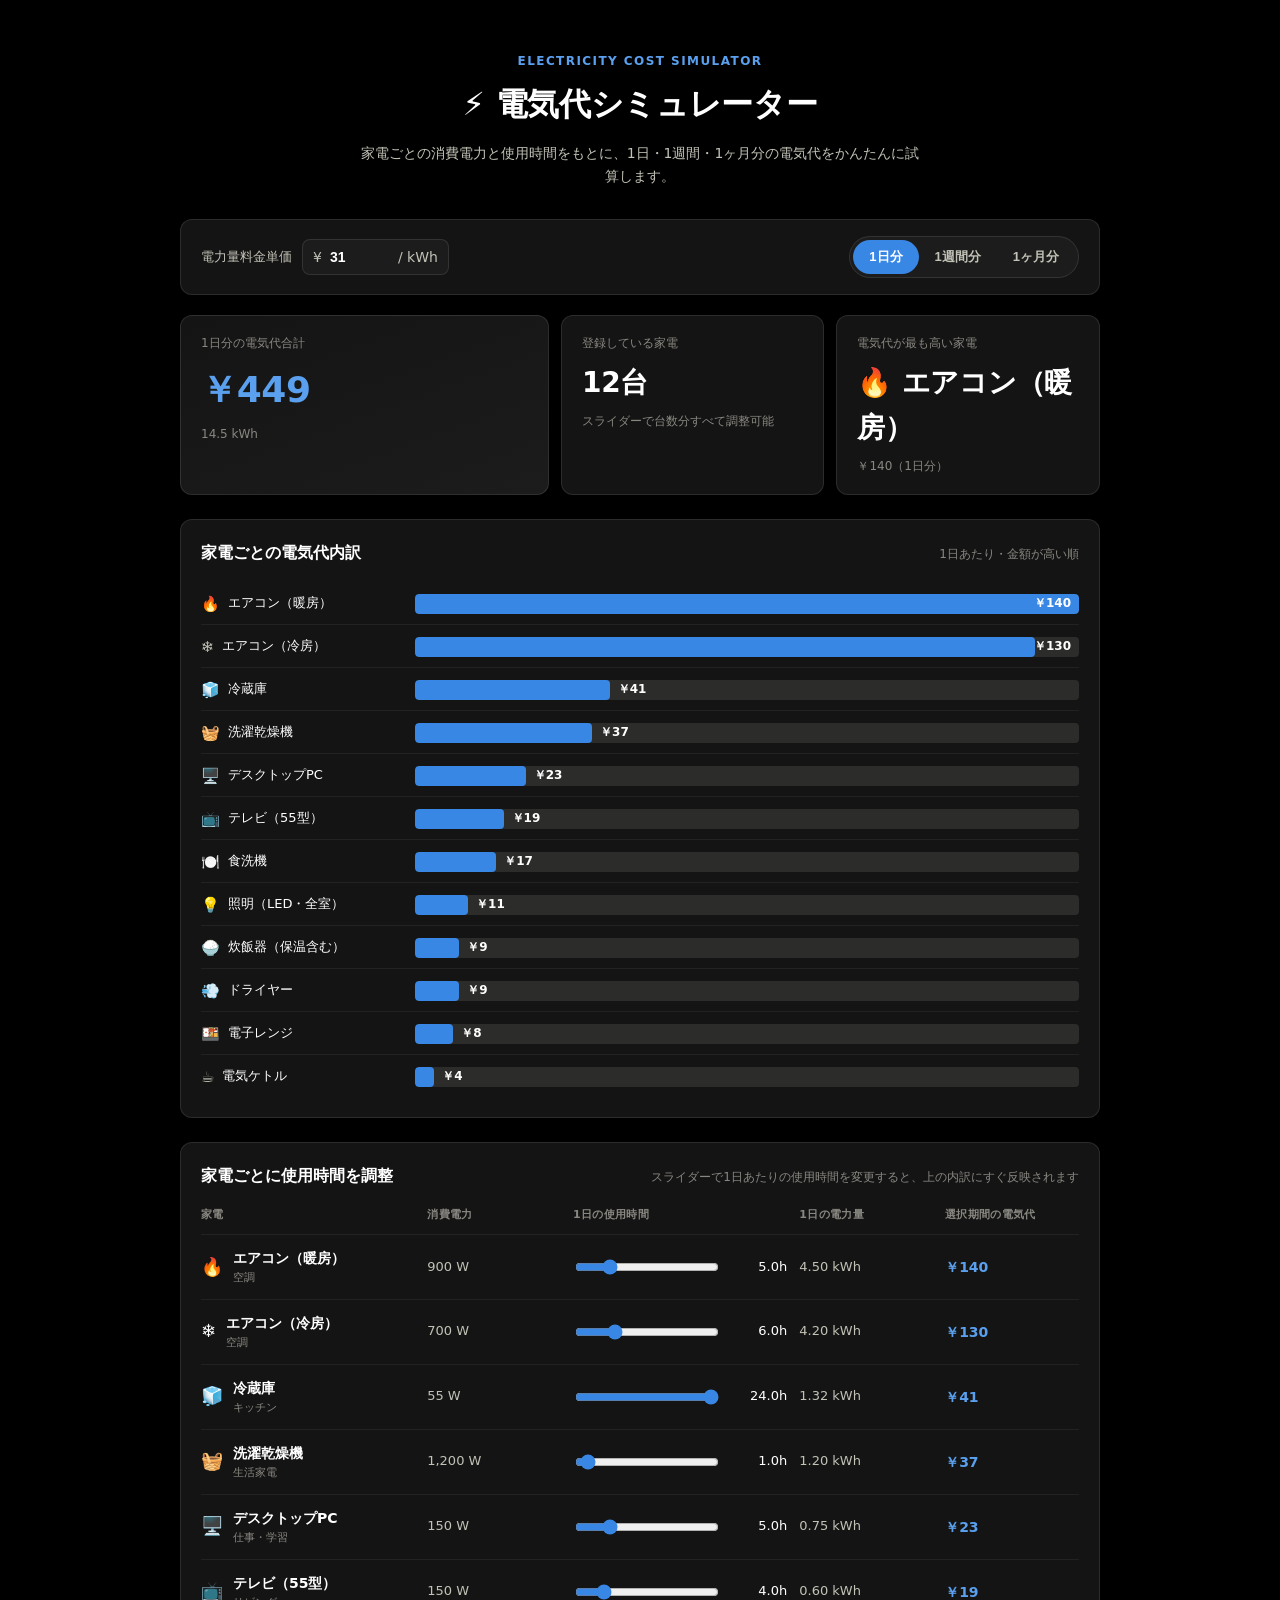
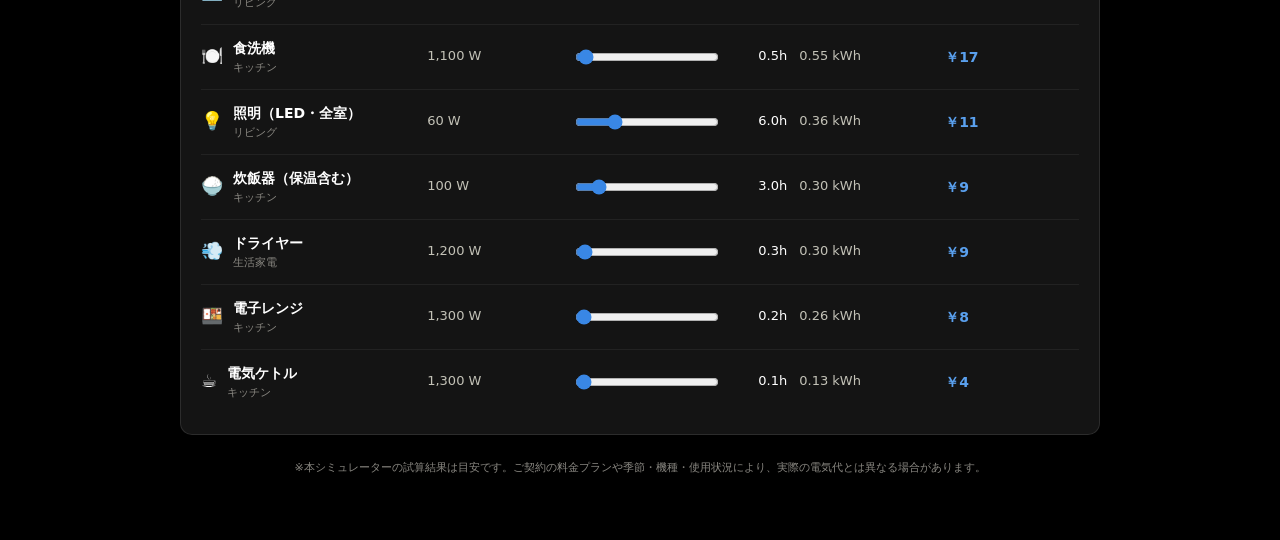
<file: site/electricity/index.html>
<!DOCTYPE html>
<html lang="ja">
<head>
<meta charset="UTF-8">
<meta name="viewport" content="width=device-width, initial-scale=1.0">
<meta name="description" content="家電ごとの使用時間から、1日・1週間・1ヶ月分の電気代をかんたんに試算できるシミュレーターです。">
<link rel="icon" type="image/svg+xml" href="data:image/svg+xml,%3Csvg xmlns='http://www.w3.org/2000/svg' viewBox='0 0 100 100'%3E%3Crect width='100' height='100' fill='%23000000'/%3E%3Ctext x='50' y='72' font-family='Arial, sans-serif' font-size='58' font-weight='900' fill='%233987e5' text-anchor='middle'%3E%E2%9A%A1%3C/text%3E%3C/svg%3E">
<title>電気代シミュレーター | 家電ごとの使用時間でかんたん試算</title>
<link rel="stylesheet" href="style.css">
</head>
<body>
  <div class="page">
    <header class="hero">
      <p class="eyebrow">ELECTRICITY COST SIMULATOR</p>
      <h1>⚡ 電気代シミュレーター</h1>
      <p class="lead">家電ごとの消費電力と使用時間をもとに、1日・1週間・1ヶ月分の電気代をかんたんに試算します。</p>
    </header>

    <section class="controls" aria-label="設定">
      <div class="control-field">
        <label for="price-input">電力量料金単価</label>
        <div class="price-input-wrap">
          <span aria-hidden="true">¥</span>
          <input type="number" id="price-input" value="31" min="1" max="100" step="0.1" inputmode="decimal">
          <span>/ kWh</span>
        </div>
      </div>

      <div class="period-tabs" role="tablist" aria-label="表示期間">
        <button type="button" role="tab" aria-selected="true" data-period="day" class="period-tab is-active">1日分</button>
        <button type="button" role="tab" aria-selected="false" data-period="week" class="period-tab">1週間分</button>
        <button type="button" role="tab" aria-selected="false" data-period="month" class="period-tab">1ヶ月分</button>
      </div>
    </section>

    <section class="stat-row" aria-label="集計サマリー">
      <div class="stat-tile stat-tile--hero">
        <p class="stat-label" id="stat-hero-label">1日分の電気代合計</p>
        <p class="stat-value" id="total-cost">¥0</p>
        <p class="stat-sub" id="total-kwh">0.0 kWh</p>
      </div>
      <div class="stat-tile">
        <p class="stat-label">登録している家電</p>
        <p class="stat-value" id="appliance-count">0台</p>
        <p class="stat-sub">スライダーで台数分すべて調整可能</p>
      </div>
      <div class="stat-tile">
        <p class="stat-label">電気代が最も高い家電</p>
        <p class="stat-value" id="top-appliance">-</p>
        <p class="stat-sub" id="top-appliance-cost">¥0</p>
      </div>
    </section>

    <section class="chart-section" aria-label="家電ごとの電気代内訳">
      <div class="chart-header">
        <h2>家電ごとの電気代内訳</h2>
        <span class="chart-header-note" id="chart-period-note">1日あたり・金額が高い順</span>
      </div>
      <div class="bar-chart" id="bar-chart"></div>
    </section>

    <section class="list-section" aria-label="家電一覧と使用時間の調整">
      <div class="chart-header">
        <h2>家電ごとに使用時間を調整</h2>
        <span class="chart-header-note">スライダーで1日あたりの使用時間を変更すると、上の内訳にすぐ反映されます</span>
      </div>

      <div class="appliance-table" id="appliance-table">
        <div class="appliance-row appliance-row--head" role="row">
          <span class="col col-name">家電</span>
          <span class="col col-watt">消費電力</span>
          <span class="col col-hours">1日の使用時間</span>
          <span class="col col-kwh">1日の電力量</span>
          <span class="col col-cost">選択期間の電気代</span>
        </div>
        <div id="appliance-rows"></div>
      </div>
    </section>

    <footer class="site-footer-note">
      <p>※本シミュレーターの試算結果は目安です。ご契約の料金プランや季節・機種・使用状況により、実際の電気代とは異なる場合があります。</p>
    </footer>
  </div>

  <script src="app.js"></script>
</body>
</html>
</file>
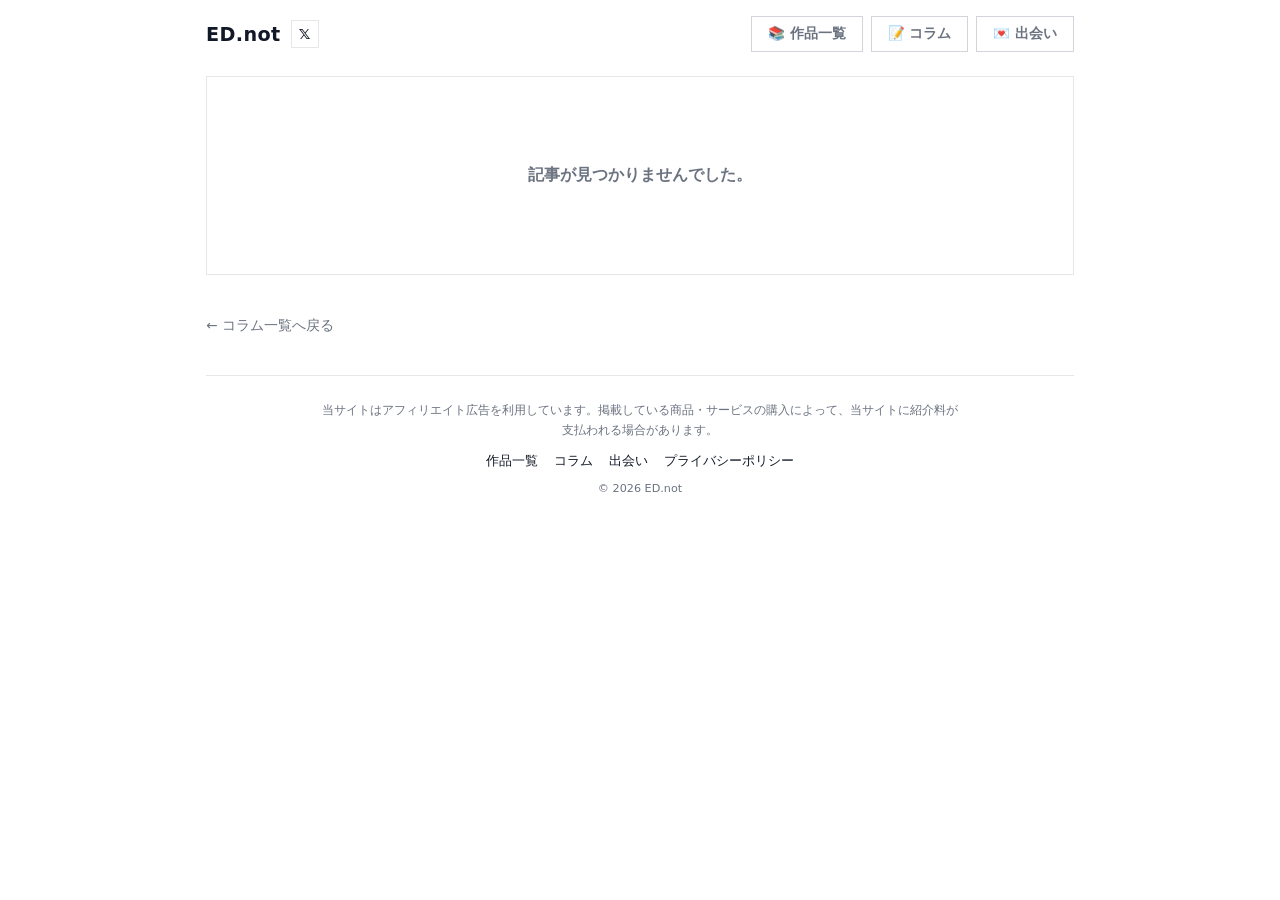
<file: site/column-article.html>
<!DOCTYPE html>
<html lang="ja">
<head>
<meta charset="UTF-8">
<meta name="viewport" content="width=device-width, initial-scale=1.0">
<meta name="description" id="meta-description" content="ED.notのコラム記事です。">
<link rel="icon" type="image/svg+xml" href="data:image/svg+xml,%3Csvg xmlns='http://www.w3.org/2000/svg' viewBox='0 0 100 100'%3E%3Crect width='100' height='100' fill='%23111827'/%3E%3Ctext x='50' y='70' font-family='Arial, sans-serif' font-size='58' font-weight='900' fill='%23ffffff' text-anchor='middle'%3EE%3C/text%3E%3C/svg%3E">
<meta property="og:site_name" content="ED.not">
<meta property="og:type" content="article">
<meta name="twitter:card" content="summary">
<meta name="twitter:site" content="@hitorigoto309">
<title>ED.not | コラム記事</title>
<link rel="stylesheet" href="style.css">
<script async src="https://pagead2.googlesyndication.com/pagead/js/adsbygoogle.js?client=ca-pub-1762537531453495" crossorigin="anonymous"></script>
</head>
<body>
  <div class="page">
    <nav class="site-nav">
      <div class="site-brand-group">
        <a href="index.html" class="site-brand">ED.not</a>
        <a href="https://x.com/hitorigoto309" class="site-social" target="_blank" rel="noopener noreferrer" aria-label="X（旧Twitter）">𝕏</a>
      </div>
      <div class="site-nav-links">
        <a href="index.html">📚 作品一覧</a>
        <a href="column.html?category=コラム">📝 コラム</a>
        <a href="column.html?category=出会い">💌 出会い</a>
      </div>
    </nav>

    <article class="column-article" id="column-article">
      <p>読み込み中...</p>
    </article>

    <p class="column-back"><a href="column.html">← コラム一覧へ戻る</a></p>

    <footer class="site-footer">
      <p class="site-footer-disclosure">当サイトはアフィリエイト広告を利用しています。掲載している商品・サービスの購入によって、当サイトに紹介料が支払われる場合があります。</p>
      <nav class="site-footer-nav">
        <a href="index.html">作品一覧</a>
        <a href="column.html">コラム</a>
        <a href="column.html?category=出会い">出会い</a>
        <a href="privacy.html">プライバシーポリシー</a>
      </nav>
      <p class="site-footer-copyright">© 2026 ED.not</p>
    </footer>
  </div>

  <script src="column.js"></script>
</body>
</html>
</file>
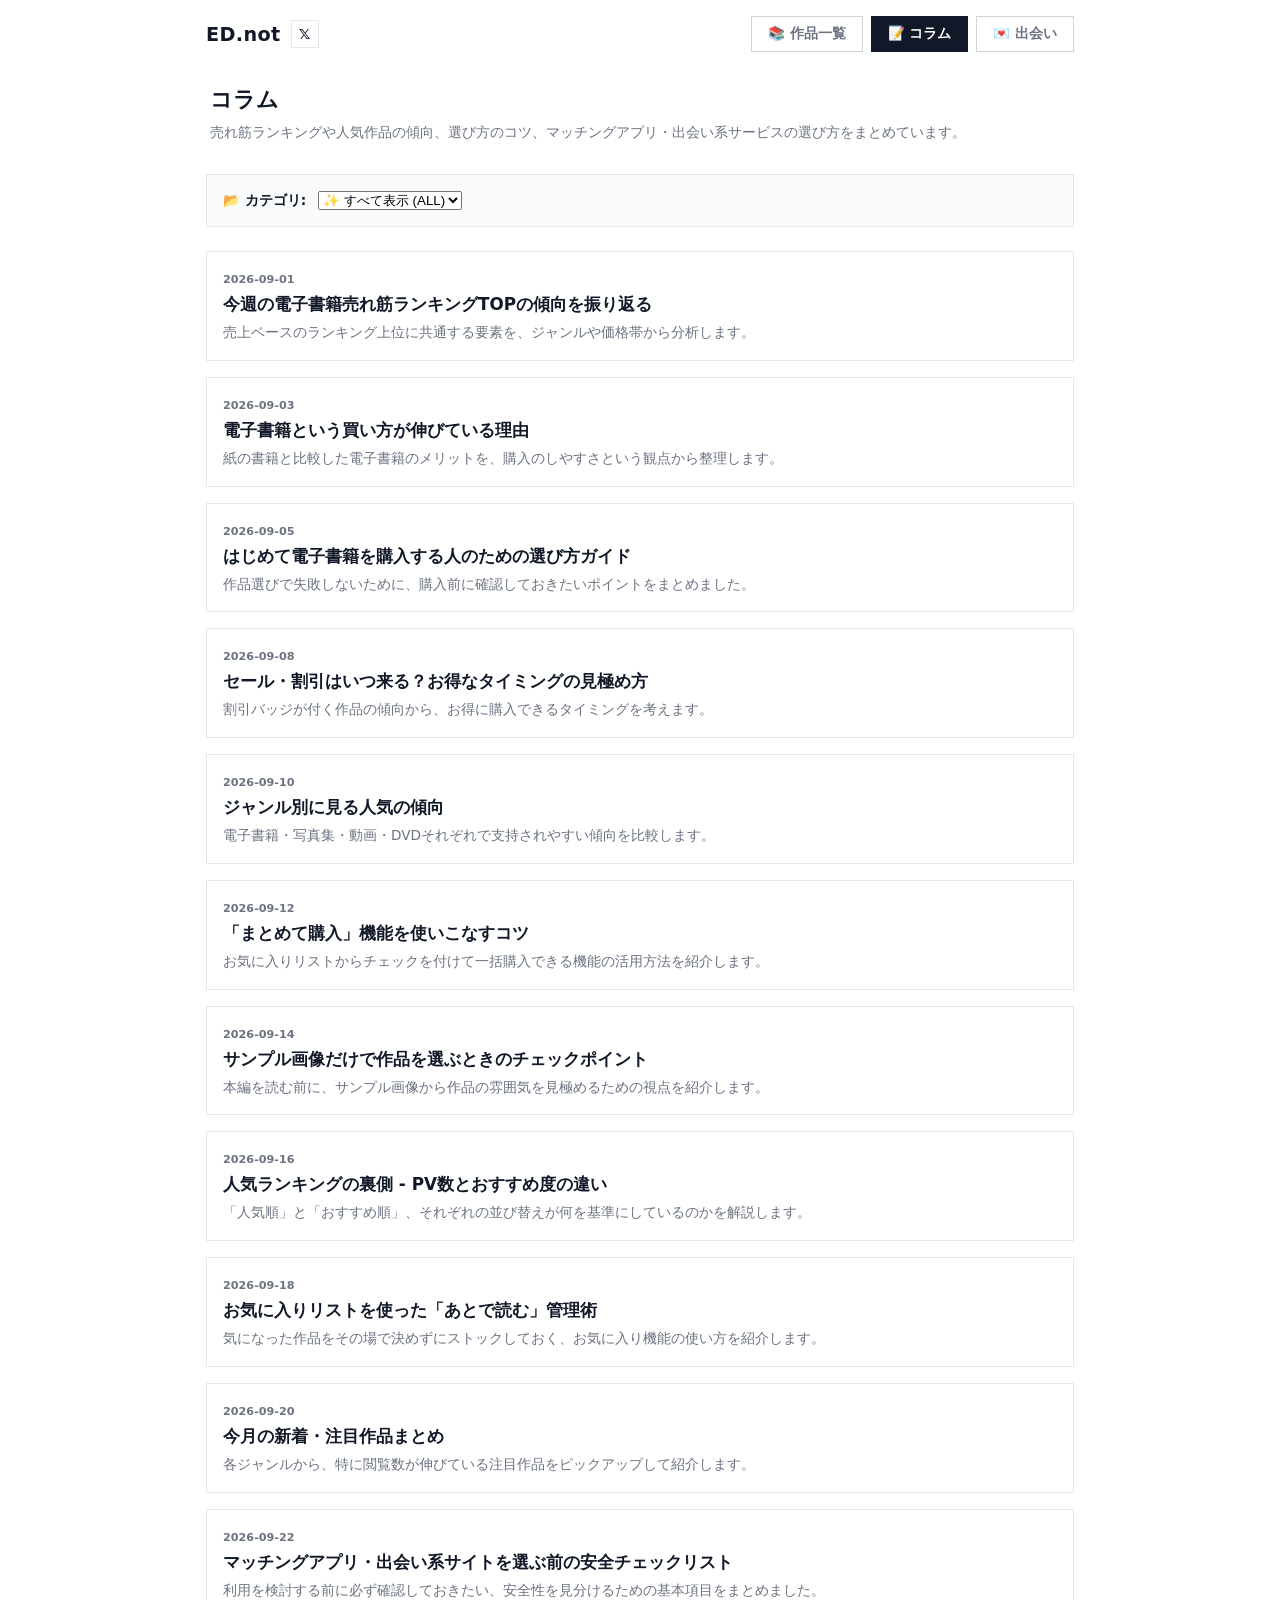
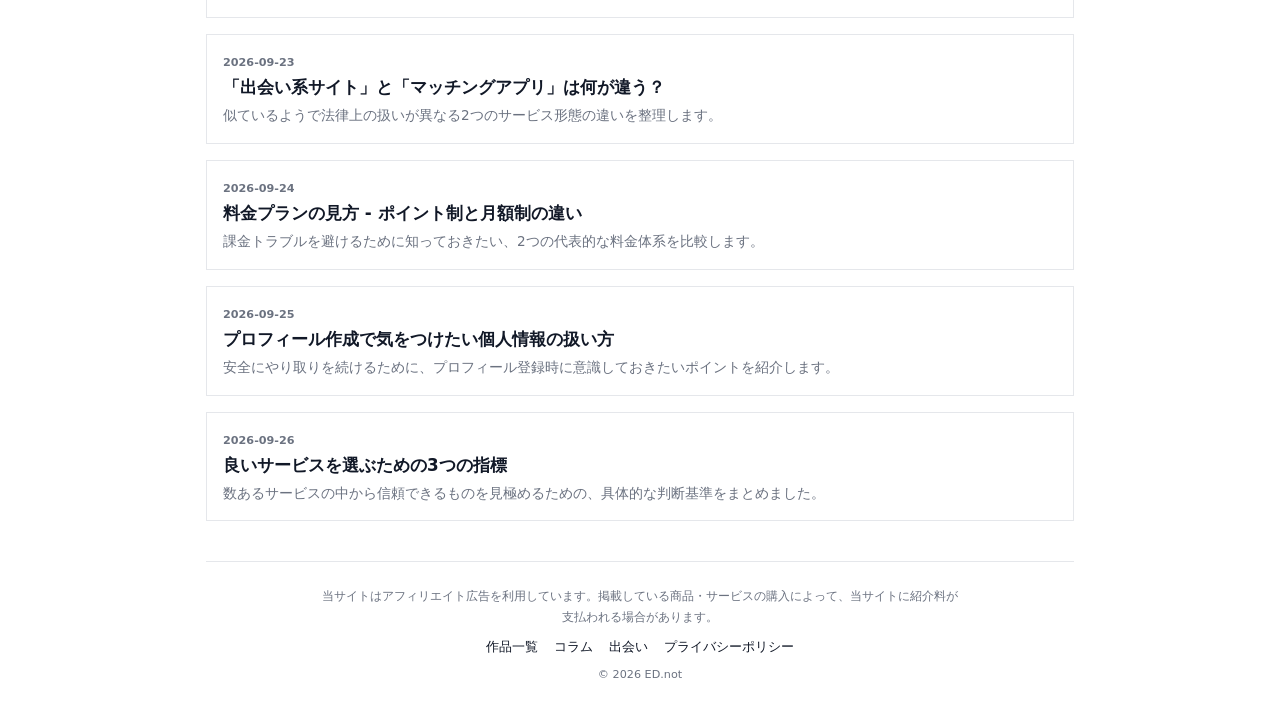
<file: site/column.html>
<!DOCTYPE html>
<html lang="ja">
<head>
<meta charset="UTF-8">
<meta name="viewport" content="width=device-width, initial-scale=1.0">
<meta name="description" content="ED.notのコラムページ。売れ筋ランキングの傾向や作品の選び方、マッチングアプリ・出会い系サービスの安全な選び方などをまとめています。">
<link rel="icon" type="image/svg+xml" href="data:image/svg+xml,%3Csvg xmlns='http://www.w3.org/2000/svg' viewBox='0 0 100 100'%3E%3Crect width='100' height='100' fill='%23111827'/%3E%3Ctext x='50' y='70' font-family='Arial, sans-serif' font-size='58' font-weight='900' fill='%23ffffff' text-anchor='middle'%3EE%3C/text%3E%3C/svg%3E">
<meta property="og:site_name" content="ED.not">
<meta property="og:title" content="ED.not | コラム">
<meta property="og:description" content="ED.notのコラムページ。売れ筋ランキングの傾向や作品の選び方、マッチングアプリ・出会い系サービスの安全な選び方などをまとめています。">
<meta property="og:type" content="website">
<meta property="og:url" content="https://adoafi903.github.io/column.html">
<meta name="twitter:card" content="summary">
<meta name="twitter:site" content="@hitorigoto309">
<title>ED.not | コラム</title>
<link rel="stylesheet" href="style.css">
<script async src="https://pagead2.googlesyndication.com/pagead/js/adsbygoogle.js?client=ca-pub-1762537531453495" crossorigin="anonymous"></script>
</head>
<body>
  <div class="page">
    <nav class="site-nav">
      <div class="site-brand-group">
        <a href="index.html" class="site-brand">ED.not</a>
        <a href="https://x.com/hitorigoto309" class="site-social" target="_blank" rel="noopener noreferrer" aria-label="X（旧Twitter）">𝕏</a>
      </div>
      <div class="site-nav-links">
        <a href="index.html">📚 作品一覧</a>
        <a href="column.html?category=コラム">📝 コラム</a>
        <a href="column.html?category=出会い">💌 出会い</a>
      </div>
    </nav>

    <header class="column-page-header">
      <h1>コラム</h1>
      <p class="column-page-lead">売れ筋ランキングや人気作品の傾向、選び方のコツ、マッチングアプリ・出会い系サービスの選び方をまとめています。</p>
    </header>

    <div class="filter-bar">
      <div class="genre-select-group">
        <label for="category-select" class="genre-select-label">📂 カテゴリ:</label>
        <select id="category-select">
          <option value="ALL">✨ すべて表示 (ALL)</option>
          <option value="コラム">📝 コラム</option>
          <option value="出会い">💌 出会い</option>
        </select>
      </div>
    </div>

    <div class="column-list" id="column-list"></div>

    <footer class="site-footer">
      <p class="site-footer-disclosure">当サイトはアフィリエイト広告を利用しています。掲載している商品・サービスの購入によって、当サイトに紹介料が支払われる場合があります。</p>
      <nav class="site-footer-nav">
        <a href="index.html">作品一覧</a>
        <a href="column.html">コラム</a>
        <a href="column.html?category=出会い">出会い</a>
        <a href="privacy.html">プライバシーポリシー</a>
      </nav>
      <p class="site-footer-copyright">© 2026 ED.not</p>
    </footer>
  </div>

  <script src="column.js"></script>
</body>
</html>
</file>
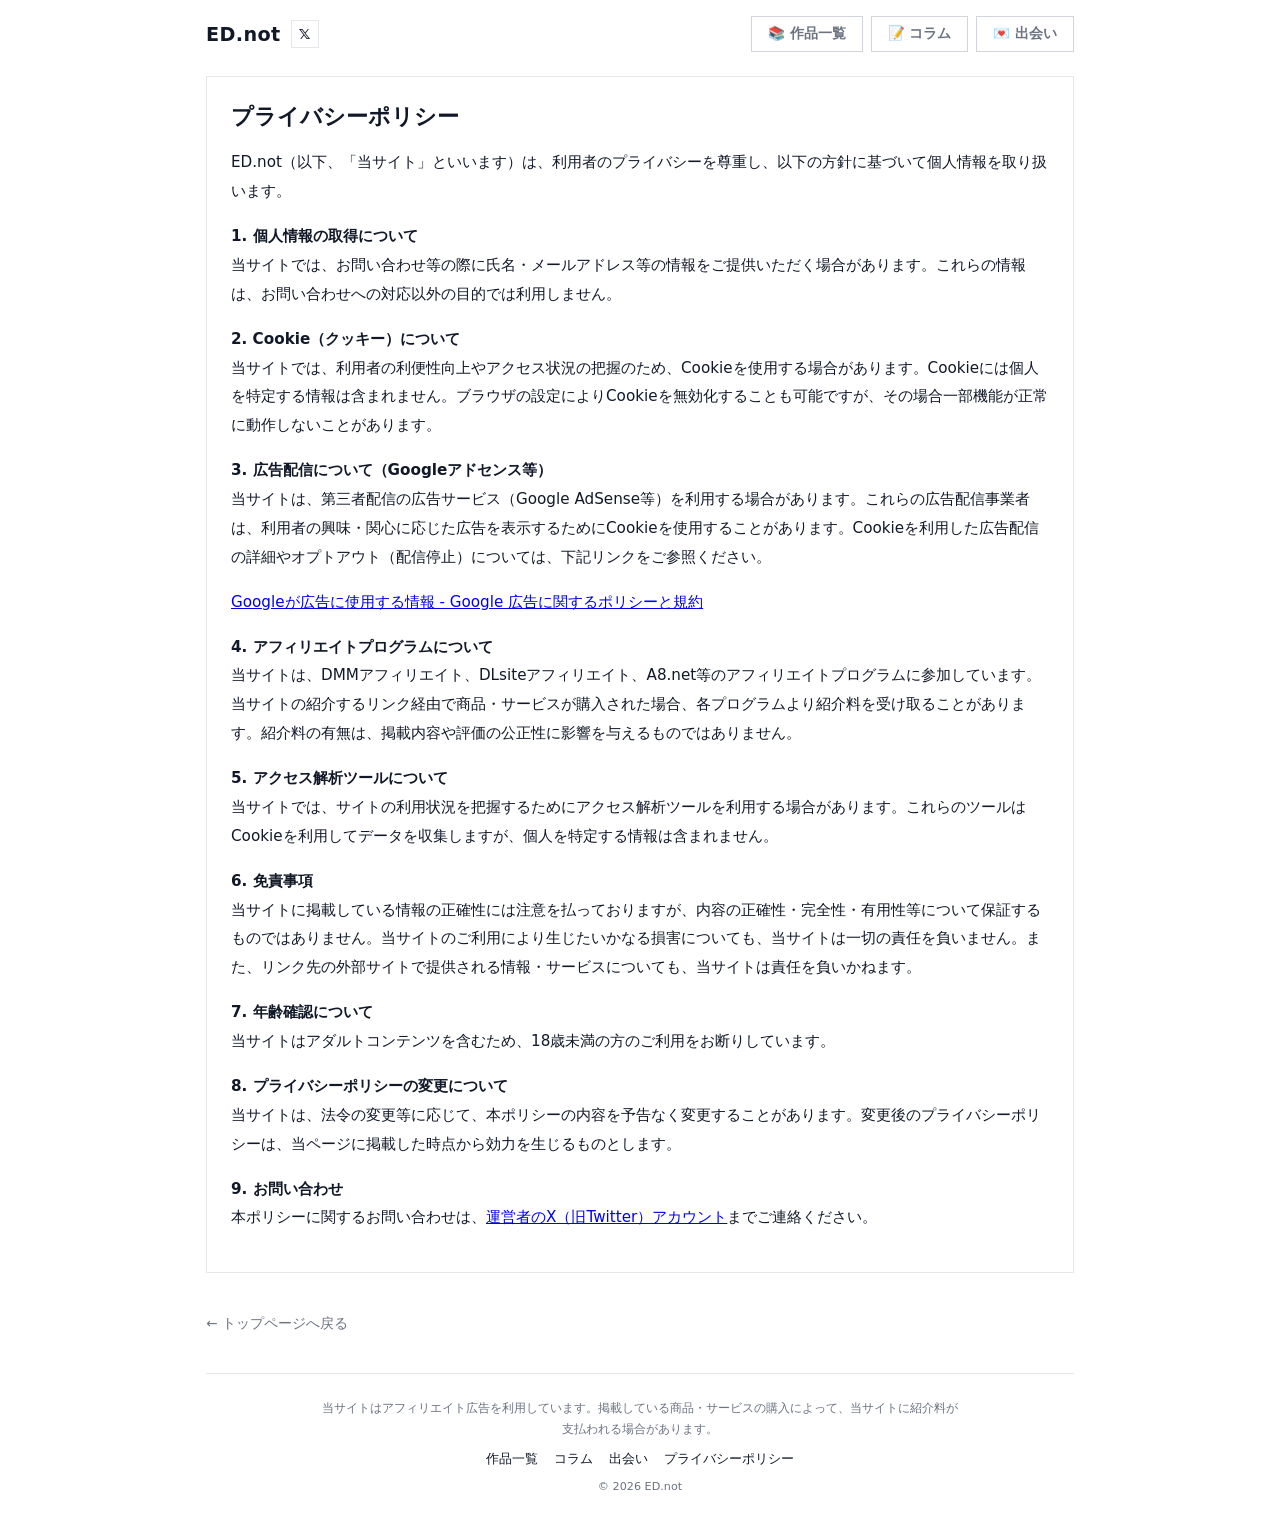
<file: site/privacy.html>
<!DOCTYPE html>
<html lang="ja">
<head>
<meta charset="UTF-8">
<meta name="viewport" content="width=device-width, initial-scale=1.0">
<meta name="description" content="ED.notのプライバシーポリシー。個人情報の取り扱い、Cookieの利用、広告配信、アフィリエイトプログラムについて説明しています。">
<link rel="icon" type="image/svg+xml" href="data:image/svg+xml,%3Csvg xmlns='http://www.w3.org/2000/svg' viewBox='0 0 100 100'%3E%3Crect width='100' height='100' fill='%23111827'/%3E%3Ctext x='50' y='70' font-family='Arial, sans-serif' font-size='58' font-weight='900' fill='%23ffffff' text-anchor='middle'%3EE%3C/text%3E%3C/svg%3E">
<title>ED.not | プライバシーポリシー</title>
<link rel="stylesheet" href="style.css">
<script async src="https://pagead2.googlesyndication.com/pagead/js/adsbygoogle.js?client=ca-pub-1762537531453495" crossorigin="anonymous"></script>
</head>
<body>
  <div class="page">
    <nav class="site-nav">
      <div class="site-brand-group">
        <a href="index.html" class="site-brand">ED.not</a>
        <a href="https://x.com/hitorigoto309" class="site-social" target="_blank" rel="noopener noreferrer" aria-label="X（旧Twitter）">𝕏</a>
      </div>
      <div class="site-nav-links">
        <a href="index.html">📚 作品一覧</a>
        <a href="column.html?category=コラム">📝 コラム</a>
        <a href="column.html?category=出会い">💌 出会い</a>
      </div>
    </nav>

    <article class="column-article">
      <h1 class="column-article-title">プライバシーポリシー</h1>
      <div class="column-article-body">
        <p>ED.not（以下、「当サイト」といいます）は、利用者のプライバシーを尊重し、以下の方針に基づいて個人情報を取り扱います。</p>

        <p><strong>1. 個人情報の取得について</strong><br>
        当サイトでは、お問い合わせ等の際に氏名・メールアドレス等の情報をご提供いただく場合があります。これらの情報は、お問い合わせへの対応以外の目的では利用しません。</p>

        <p><strong>2. Cookie（クッキー）について</strong><br>
        当サイトでは、利用者の利便性向上やアクセス状況の把握のため、Cookieを使用する場合があります。Cookieには個人を特定する情報は含まれません。ブラウザの設定によりCookieを無効化することも可能ですが、その場合一部機能が正常に動作しないことがあります。</p>

        <p><strong>3. 広告配信について（Googleアドセンス等）</strong><br>
        当サイトは、第三者配信の広告サービス（Google AdSense等）を利用する場合があります。これらの広告配信事業者は、利用者の興味・関心に応じた広告を表示するためにCookieを使用することがあります。Cookieを利用した広告配信の詳細やオプトアウト（配信停止）については、下記リンクをご参照ください。</p>
        <p><a href="https://policies.google.com/technologies/ads?hl=ja" target="_blank" rel="noopener noreferrer">Googleが広告に使用する情報 - Google 広告に関するポリシーと規約</a></p>

        <p><strong>4. アフィリエイトプログラムについて</strong><br>
        当サイトは、DMMアフィリエイト、DLsiteアフィリエイト、A8.net等のアフィリエイトプログラムに参加しています。当サイトの紹介するリンク経由で商品・サービスが購入された場合、各プログラムより紹介料を受け取ることがあります。紹介料の有無は、掲載内容や評価の公正性に影響を与えるものではありません。</p>

        <p><strong>5. アクセス解析ツールについて</strong><br>
        当サイトでは、サイトの利用状況を把握するためにアクセス解析ツールを利用する場合があります。これらのツールはCookieを利用してデータを収集しますが、個人を特定する情報は含まれません。</p>

        <p><strong>6. 免責事項</strong><br>
        当サイトに掲載している情報の正確性には注意を払っておりますが、内容の正確性・完全性・有用性等について保証するものではありません。当サイトのご利用により生じたいかなる損害についても、当サイトは一切の責任を負いません。また、リンク先の外部サイトで提供される情報・サービスについても、当サイトは責任を負いかねます。</p>

        <p><strong>7. 年齢確認について</strong><br>
        当サイトはアダルトコンテンツを含むため、18歳未満の方のご利用をお断りしています。</p>

        <p><strong>8. プライバシーポリシーの変更について</strong><br>
        当サイトは、法令の変更等に応じて、本ポリシーの内容を予告なく変更することがあります。変更後のプライバシーポリシーは、当ページに掲載した時点から効力を生じるものとします。</p>

        <p><strong>9. お問い合わせ</strong><br>
        本ポリシーに関するお問い合わせは、<a href="https://x.com/hitorigoto309" target="_blank" rel="noopener noreferrer">運営者のX（旧Twitter）アカウント</a>までご連絡ください。</p>
      </div>
    </article>

    <p class="column-back"><a href="index.html">← トップページへ戻る</a></p>

    <footer class="site-footer">
      <p class="site-footer-disclosure">当サイトはアフィリエイト広告を利用しています。掲載している商品・サービスの購入によって、当サイトに紹介料が支払われる場合があります。</p>
      <nav class="site-footer-nav">
        <a href="index.html">作品一覧</a>
        <a href="column.html">コラム</a>
        <a href="column.html?category=出会い">出会い</a>
        <a href="privacy.html">プライバシーポリシー</a>
      </nav>
      <p class="site-footer-copyright">© 2026 ED.not</p>
    </footer>
  </div>
</body>
</html>
</file>
<file: site/electricity/style.css>
:root {
  --bg: #000000;
  --surface: #141414;
  --surface-2: #1c1c1c;
  --border: rgba(255, 255, 255, 0.10);
  --border-soft: rgba(255, 255, 255, 0.06);

  --text-primary: #ffffff;
  --text-secondary: #c3c2b7;
  --text-muted: #898781;

  --accent: #3987e5;
  --accent-strong: #5aa0ee;
  --accent-wash: rgba(57, 135, 229, 0.14);

  --gridline: #2c2c2a;
}

* {
  box-sizing: border-box;
}

html, body {
  margin: 0;
  padding: 0;
  background: var(--bg);
  color: var(--text-primary);
}

body {
  font-family: system-ui, -apple-system, "Segoe UI", sans-serif;
  line-height: 1.6;
  -webkit-font-smoothing: antialiased;
}

.page {
  max-width: 960px;
  margin: 0 auto;
  padding: 40px 20px 64px;
}

/* Hero */

.hero {
  text-align: center;
  padding: 12px 0 32px;
}

.eyebrow {
  margin: 0 0 8px;
  font-size: 12px;
  font-weight: 700;
  letter-spacing: 0.12em;
  color: var(--accent-strong);
}

.hero h1 {
  margin: 0 0 12px;
  font-size: clamp(24px, 4vw, 32px);
  font-weight: 800;
  letter-spacing: -0.01em;
}

.hero .lead {
  margin: 0 auto;
  max-width: 560px;
  color: var(--text-secondary);
  font-size: 14px;
}

/* Controls */

.controls {
  display: flex;
  flex-wrap: wrap;
  align-items: center;
  justify-content: space-between;
  gap: 16px;
  padding: 16px 20px;
  margin-bottom: 20px;
  background: var(--surface);
  border: 1px solid var(--border);
  border-radius: 12px;
}

.control-field {
  display: flex;
  align-items: center;
  gap: 10px;
}

.control-field label {
  font-size: 13px;
  color: var(--text-secondary);
  white-space: nowrap;
}

.price-input-wrap {
  display: flex;
  align-items: center;
  gap: 6px;
  padding: 6px 10px;
  background: var(--surface-2);
  border: 1px solid var(--border);
  border-radius: 8px;
  color: var(--text-secondary);
  font-size: 14px;
}

.price-input-wrap input {
  width: 64px;
  border: 0;
  background: transparent;
  color: var(--text-primary);
  font-size: 14px;
  font-weight: 600;
  font-variant-numeric: tabular-nums;
}

.price-input-wrap input:focus {
  outline: none;
}

.period-tabs {
  display: inline-flex;
  padding: 3px;
  background: var(--surface-2);
  border: 1px solid var(--border);
  border-radius: 999px;
}

.period-tab {
  border: 0;
  background: transparent;
  color: var(--text-secondary);
  font-size: 13px;
  font-weight: 600;
  padding: 8px 16px;
  border-radius: 999px;
  cursor: pointer;
  transition: background 0.15s ease, color 0.15s ease;
}

.period-tab:hover {
  color: var(--text-primary);
}

.period-tab.is-active {
  background: var(--accent);
  color: #ffffff;
}

/* Stat row */

.stat-row {
  display: grid;
  grid-template-columns: 1.4fr 1fr 1fr;
  gap: 12px;
  margin-bottom: 24px;
}

.stat-tile {
  padding: 18px 20px;
  background: var(--surface);
  border: 1px solid var(--border);
  border-radius: 12px;
}

.stat-tile--hero {
  background: linear-gradient(160deg, var(--surface) 0%, var(--surface-2) 100%);
  border-color: var(--border);
}

.stat-label {
  margin: 0 0 8px;
  font-size: 12px;
  color: var(--text-muted);
}

.stat-value {
  margin: 0;
  font-size: 28px;
  font-weight: 800;
  letter-spacing: -0.01em;
}

.stat-tile--hero .stat-value {
  font-size: 36px;
  color: var(--accent-strong);
}

.stat-sub {
  margin: 6px 0 0;
  font-size: 12px;
  color: var(--text-muted);
}

/* Chart section */

.chart-section,
.list-section {
  margin-bottom: 24px;
  padding: 20px;
  background: var(--surface);
  border: 1px solid var(--border);
  border-radius: 12px;
}

.chart-header {
  display: flex;
  flex-wrap: wrap;
  align-items: baseline;
  justify-content: space-between;
  gap: 8px;
  margin-bottom: 18px;
}

.chart-header h2 {
  margin: 0;
  font-size: 16px;
  font-weight: 700;
}

.chart-header-note {
  font-size: 12px;
  color: var(--text-muted);
}

.bar-chart {
  display: flex;
  flex-direction: column;
  gap: 2px;
}

.bar-row {
  display: grid;
  grid-template-columns: 200px 1fr;
  align-items: center;
  gap: 14px;
  padding: 8px 0;
  border-bottom: 1px solid var(--border-soft);
}

.bar-row:last-child {
  border-bottom: 0;
}

.bar-row-label {
  display: flex;
  align-items: center;
  gap: 8px;
  min-width: 0;
  font-size: 13px;
  color: var(--text-secondary);
}

.bar-row-label .icon {
  flex: none;
  font-size: 15px;
}

.bar-row-label .name {
  overflow: hidden;
  text-overflow: ellipsis;
  white-space: nowrap;
  color: var(--text-primary);
}

.bar-track {
  position: relative;
  height: 20px;
  background: var(--gridline);
  border-radius: 4px;
  overflow: hidden;
}

.bar-fill {
  position: absolute;
  inset: 0 auto 0 0;
  height: 100%;
  min-width: 6px;
  background: var(--accent);
  border-radius: 4px;
  transition: width 0.25s ease;
}

.bar-value {
  position: absolute;
  top: 50%;
  transform: translateY(-50%);
  left: calc(var(--fill-pct, 0%) + 8px);
  font-size: 12px;
  font-weight: 700;
  font-variant-numeric: tabular-nums;
  color: var(--text-primary);
  white-space: nowrap;
}

.bar-value.is-inside {
  left: auto;
  right: 8px;
  color: #ffffff;
}

/* Appliance table */

.appliance-table {
  display: flex;
  flex-direction: column;
}

.appliance-row {
  display: grid;
  grid-template-columns: 1.6fr 1fr 1.6fr 1fr 1fr;
  align-items: center;
  gap: 12px;
  padding: 12px 0;
  border-bottom: 1px solid var(--border-soft);
}

.appliance-row:last-child {
  border-bottom: 0;
}

.appliance-row--head {
  padding-top: 0;
  padding-bottom: 10px;
}

.appliance-row--head .col {
  font-size: 11px;
  font-weight: 700;
  letter-spacing: 0.03em;
  color: var(--text-muted);
  text-transform: uppercase;
}

.col-name {
  display: flex;
  align-items: center;
  gap: 10px;
  min-width: 0;
}

.col-name .icon {
  flex: none;
  font-size: 18px;
}

.col-name-text {
  min-width: 0;
}

.col-name-text .name {
  display: block;
  font-size: 14px;
  font-weight: 600;
  color: var(--text-primary);
  overflow: hidden;
  text-overflow: ellipsis;
  white-space: nowrap;
}

.col-name-text .category {
  display: block;
  font-size: 11px;
  color: var(--text-muted);
}

.col-watt {
  font-size: 13px;
  color: var(--text-secondary);
  font-variant-numeric: tabular-nums;
}

.col-hours {
  display: flex;
  align-items: center;
  gap: 10px;
}

.col-hours input[type="range"] {
  flex: 1;
  accent-color: var(--accent);
}

.col-hours .hours-value {
  flex: none;
  width: 56px;
  text-align: right;
  font-size: 13px;
  font-variant-numeric: tabular-nums;
  color: var(--text-primary);
}

.col-kwh {
  font-size: 13px;
  color: var(--text-secondary);
  font-variant-numeric: tabular-nums;
}

.col-cost {
  font-size: 14px;
  font-weight: 700;
  color: var(--accent-strong);
  font-variant-numeric: tabular-nums;
}

/* Footer note */

.site-footer-note {
  margin-top: 8px;
  text-align: center;
}

.site-footer-note p {
  margin: 0;
  font-size: 11px;
  color: var(--text-muted);
}

/* Responsive */

@media (max-width: 720px) {
  .stat-row {
    grid-template-columns: 1fr;
  }

  .bar-row {
    grid-template-columns: 120px 1fr;
  }

  .appliance-row {
    grid-template-columns: 1fr;
    gap: 6px;
    padding: 14px 0;
  }

  .appliance-row--head {
    display: none;
  }

  .col-watt::before {
    content: "消費電力: ";
    color: var(--text-muted);
  }

  .col-kwh::before {
    content: "1日の電力量: ";
    color: var(--text-muted);
  }

  .col-cost::before {
    content: "選択期間の電気代: ";
    color: var(--text-muted);
    font-weight: 400;
  }
}
</file>
<file: site/style.css>
:root {
  --bg: #ffffff;
  --fg: #111827;
  --muted: #6b7280;
  --card-bg: #ffffff;
  --card-border: #e5e7eb;
  --bar-bg: #f9fafb;
  --pink-from: #ec4899;
  --pink-to: #e11d48;
  --blue-from: #3b82f6;
  --blue-to: #4f46e5;
  --amber: #b45309;
  --star: #f59e0b;
}

* {
  box-sizing: border-box;
}

body {
  margin: 0;
  background: var(--bg);
  color: var(--fg);
  font-family: system-ui, -apple-system, "Hiragino Sans", "Noto Sans JP", sans-serif;
}

.page {
  max-width: 900px;
  margin: 0 auto;
  padding: 16px;
  display: flex;
  flex-direction: column;
  gap: 24px;
}

.site-nav {
  display: flex;
  align-items: center;
  justify-content: space-between;
  flex-wrap: wrap;
  gap: 12px;
}

.site-brand-group {
  display: flex;
  align-items: center;
  gap: 10px;
}

.site-brand {
  font-size: 1.2rem;
  font-weight: 900;
  letter-spacing: 0.02em;
  color: var(--fg);
  text-decoration: none;
}

.site-brand:hover {
  color: var(--pink-to);
}

.site-social {
  display: inline-flex;
  align-items: center;
  justify-content: center;
  width: 28px;
  height: 28px;
  border: 1px solid var(--card-border);
  color: var(--fg);
  text-decoration: none;
  font-size: 0.9rem;
  font-weight: 700;
}

.site-social:hover {
  background: var(--fg);
  color: #ffffff;
}

.site-nav-links {
  display: flex;
  gap: 8px;
}

.site-nav-links a {
  padding: 8px 16px;
  font-size: 0.85rem;
  font-weight: 700;
  color: var(--muted);
  text-decoration: none;
  border: 1px solid #d1d5db;
}

.site-nav-links a.is-active {
  background: var(--fg);
  color: #ffffff;
  border-color: var(--fg);
}

.ranking-banner {
  overflow: hidden;
  background: var(--bar-bg);
  border: 1px solid var(--card-border);
  padding: 12px 0;
}

.ranking-banner-track {
  display: flex;
  gap: 12px;
  width: max-content;
  animation: ranking-scroll 25s linear infinite;
}

.ranking-banner:hover .ranking-banner-track {
  animation-play-state: paused;
}

@media (prefers-reduced-motion: reduce) {
  .ranking-banner-track {
    animation: none;
    overflow-x: auto;
  }
}

.ranking-banner-item {
  flex-shrink: 0;
  width: 110px;
  aspect-ratio: 3 / 4;
  display: block;
}

.ranking-banner-item img {
  width: 100%;
  height: 100%;
  object-fit: cover;
  display: block;
  border: 1px solid var(--card-border);
}

@keyframes ranking-scroll {
  from {
    transform: translateX(0);
  }
  to {
    transform: translateX(-50%);
  }
}

.filter-bar {
  display: flex;
  align-items: center;
  justify-content: space-between;
  flex-wrap: wrap;
  gap: 12px;
  background: var(--bar-bg);
  padding: 16px;
  border-radius: 0;
  border: 1px solid var(--card-border);
}

.genre-select-group {
  display: flex;
  align-items: center;
  gap: 12px;
}

.genre-select-label {
  font-size: 0.85rem;
  font-weight: 700;
  color: var(--fg);
}

#genre-select {
  background: #ffffff;
  color: var(--fg);
  font-weight: 700;
  font-size: 0.85rem;
  padding: 10px 16px;
  border-radius: 0;
  border: 1px solid #d1d5db;
  cursor: pointer;
}

#genre-select:focus {
  outline: 2px solid var(--pink-from);
}

.result-count {
  padding: 0 4px;
  font-size: 0.75rem;
  color: var(--muted);
  font-weight: 600;
}

.result-count-genre {
  color: var(--pink-to);
  font-weight: 700;
}

.empty-state {
  text-align: center;
  padding: 48px 0;
  color: var(--muted);
  font-weight: 700;
}

.age-gate {
  position: fixed;
  inset: 0;
  background: rgba(17, 24, 39, 0.85);
  display: flex;
  align-items: center;
  justify-content: center;
  z-index: 9999;
  padding: 16px;
}

.age-gate-box {
  max-width: 360px;
  width: 100%;
  background: var(--card-bg);
  border: 1px solid var(--card-border);
  border-radius: 0;
  padding: 24px;
  text-align: center;
}

.age-gate-title {
  font-size: 1.1rem;
  font-weight: 800;
  margin: 0 0 12px;
}

.age-gate-text {
  font-size: 0.85rem;
  color: var(--muted);
  margin: 0 0 20px;
  line-height: 1.6;
}

.age-gate-buttons {
  display: flex;
  flex-direction: column;
  gap: 8px;
}

.age-gate-btn {
  display: block;
  padding: 12px;
  border-radius: 0;
  font-weight: 800;
  text-decoration: none;
  border: none;
  cursor: pointer;
  font-size: 0.9rem;
}

.age-gate-btn--yes {
  background: linear-gradient(to right, var(--pink-from), var(--pink-to));
  color: #ffffff;
}

.age-gate-btn--no {
  background: #e5e7eb;
  color: var(--fg);
}

.sort-buttons {
  display: flex;
  gap: 8px;
}

.sort-btn {
  padding: 8px 16px;
  font-size: 0.85rem;
  font-weight: 700;
  border: 1px solid #d1d5db;
  border-radius: 0;
  background: #ffffff;
  color: var(--muted);
  cursor: pointer;
  transition: color 0.15s ease;
}

.sort-btn:hover {
  color: var(--fg);
}

.sort-btn.is-active.sort-btn--recommend {
  background: linear-gradient(to right, var(--pink-from), var(--pink-to));
  border-color: transparent;
  color: #ffffff;
}

.sort-btn.is-active.sort-btn--popular {
  background: linear-gradient(to right, var(--blue-from), var(--blue-to));
  border-color: transparent;
  color: #ffffff;
}

.ad-slot {
  min-height: 90px;
}

.product-list {
  display: flex;
  flex-direction: column;
  gap: 24px;
}

.product-card {
  background: var(--card-bg);
  border: 1px solid var(--card-border);
  border-radius: 0;
  padding: 16px;
  display: flex;
  flex-direction: column;
  gap: 16px;
}

@media (min-width: 640px) {
  .product-card {
    flex-direction: row;
  }

  .product-media-col,
  .product-details-col {
    width: 50%;
  }
}

.product-media-col {
  display: flex;
  flex-direction: column;
  gap: 8px;
}

.product-media {
  position: relative;
  aspect-ratio: 4 / 3;
  border-radius: 0;
  overflow: hidden;
  background: #000000;
  border: 1px solid var(--card-border);
}

.product-media-main {
  width: 100%;
  height: 100%;
  object-fit: cover;
  display: block;
  transition: transform 0.3s ease;
}

.product-media a:hover .product-media-main {
  transform: scale(1.05);
}

.badge-discount {
  position: absolute;
  top: 8px;
  left: 8px;
  background: #dc2626;
  color: #ffffff;
  font-size: 0.7rem;
  font-weight: 900;
  padding: 4px 10px;
  border-radius: 0;
}

.favorite-btn {
  position: absolute;
  top: 8px;
  right: 8px;
  width: 36px;
  height: 36px;
  border-radius: 0;
  border: 1px solid var(--card-border);
  background: rgba(255, 255, 255, 0.9);
  color: var(--muted);
  font-size: 1.1rem;
  line-height: 1;
  cursor: pointer;
  padding: 0;
}

.favorite-btn.is-active {
  color: var(--star);
  border-color: var(--star);
}

.thumb-row {
  display: flex;
  gap: 8px;
  overflow-x: auto;
  padding-bottom: 4px;
}

.thumb {
  flex-shrink: 0;
  width: 64px;
  height: 48px;
  border-radius: 0;
  overflow: hidden;
  border: 2px solid var(--card-border);
  opacity: 0.6;
  background: none;
  padding: 0;
  cursor: pointer;
}

.thumb img {
  width: 100%;
  height: 100%;
  object-fit: cover;
  display: block;
}

.thumb.is-active {
  border-color: var(--pink-from);
  opacity: 1;
  transform: scale(1.05);
}

.product-details-col {
  display: flex;
  flex-direction: column;
  justify-content: space-between;
  gap: 16px;
}

.badge-category {
  display: inline-block;
  font-size: 0.7rem;
  font-weight: 700;
  color: var(--pink-to);
  background: #fdf2f8;
  border: 1px solid #fbcfe8;
  padding: 4px 10px;
  border-radius: 0;
}

.product-title {
  font-size: 1.1rem;
  font-weight: 700;
  margin: 8px 0 0;
  line-height: 1.4;
}

.product-title a {
  color: var(--fg);
  text-decoration: none;
}

.product-title a:hover {
  color: var(--pink-to);
}

.product-price {
  font-size: 1.25rem;
  font-weight: 800;
  color: var(--amber);
  margin: 8px 0 0;
}

.product-comment {
  font-size: 0.8rem;
  color: var(--muted);
  line-height: 1.6;
  margin: 8px 0 0;
}

.cta-area {
  display: flex;
  flex-direction: column;
  gap: 8px;
}

.cta-btn {
  display: block;
  text-align: center;
  padding: 12px;
  border-radius: 0;
  background: linear-gradient(to right, var(--pink-from), var(--pink-to));
  color: #ffffff;
  font-weight: 900;
  text-decoration: none;
}

.cta-btn:hover {
  filter: brightness(1.1);
}

.cta-note {
  text-align: center;
  font-size: 0.65rem;
  color: var(--muted);
  margin: 0;
}

.favorites-fab {
  position: fixed;
  right: 16px;
  bottom: 16px;
  z-index: 100;
  display: flex;
  align-items: center;
  gap: 6px;
  padding: 12px 18px;
  border-radius: 0;
  border: 1px solid var(--card-border);
  background: #ffffff;
  color: var(--fg);
  font-weight: 800;
  font-size: 0.85rem;
  cursor: pointer;
  box-shadow: 0 4px 10px rgba(0, 0, 0, 0.12);
}

.favorites-fab-count {
  display: inline-flex;
  align-items: center;
  justify-content: center;
  min-width: 20px;
  height: 20px;
  padding: 0 4px;
  border-radius: 0;
  background: var(--pink-to);
  color: #ffffff;
  font-size: 0.7rem;
}

.favorites-modal {
  position: fixed;
  inset: 0;
  background: rgba(17, 24, 39, 0.5);
  display: flex;
  align-items: flex-end;
  justify-content: center;
  z-index: 9998;
}

.favorites-modal[hidden] {
  display: none;
}

@media (min-width: 640px) {
  .favorites-modal {
    align-items: center;
  }
}

.favorites-modal-box {
  width: 100%;
  max-width: 480px;
  max-height: 80vh;
  background: #ffffff;
  border: 1px solid var(--card-border);
  border-radius: 0;
  display: flex;
  flex-direction: column;
}

.favorites-modal-header {
  display: flex;
  align-items: center;
  justify-content: space-between;
  padding: 16px;
  border-bottom: 1px solid var(--card-border);
}

.favorites-modal-title {
  margin: 0;
  font-weight: 800;
}

.favorites-modal-close {
  border: none;
  background: none;
  font-size: 1.1rem;
  cursor: pointer;
  color: var(--muted);
  padding: 4px;
}

.favorites-modal-body {
  padding: 8px 16px;
  overflow-y: auto;
  display: flex;
  flex-direction: column;
}

.favorites-row {
  display: flex;
  align-items: center;
  gap: 12px;
  padding: 12px 0;
  border-bottom: 1px solid var(--card-border);
  cursor: pointer;
}

.favorites-row-checkbox {
  flex-shrink: 0;
  width: 18px;
  height: 18px;
  cursor: pointer;
}

.favorites-row-thumb {
  width: 56px;
  height: 42px;
  object-fit: cover;
  border-radius: 0;
  border: 1px solid var(--card-border);
  flex-shrink: 0;
}

.favorites-row-info {
  flex: 1;
  display: flex;
  flex-direction: column;
  gap: 4px;
  min-width: 0;
}

.favorites-row-title {
  font-size: 0.85rem;
  font-weight: 700;
  overflow: hidden;
  text-overflow: ellipsis;
  white-space: nowrap;
}

.favorites-row-price {
  font-size: 0.75rem;
  color: var(--amber);
  font-weight: 700;
}

.favorites-row-remove {
  flex-shrink: 0;
  border: none;
  background: none;
  color: var(--muted);
  font-size: 0.9rem;
  cursor: pointer;
  padding: 4px;
}

.favorites-modal-footer {
  padding: 16px;
  border-top: 1px solid var(--card-border);
  display: flex;
  flex-direction: column;
  gap: 8px;
}

.bulk-buy-btn {
  padding: 12px;
  border-radius: 0;
  border: none;
  background: linear-gradient(to right, var(--pink-from), var(--pink-to));
  color: #ffffff;
  font-weight: 900;
  cursor: pointer;
  font-size: 0.9rem;
}

.bulk-buy-note {
  text-align: center;
  font-size: 0.65rem;
  color: var(--muted);
  margin: 0;
}

.column-page-header {
  padding: 8px 4px;
}

.column-page-header h1 {
  margin: 0 0 8px;
  font-size: 1.4rem;
}

.column-page-lead {
  margin: 0;
  color: var(--muted);
  font-size: 0.9rem;
}

.column-list {
  display: flex;
  flex-direction: column;
  gap: 16px;
}

.column-card {
  display: block;
  border: 1px solid var(--card-border);
  padding: 16px;
  text-decoration: none;
  color: var(--fg);
}

.column-card:hover {
  border-color: var(--pink-from);
}

.column-card-date {
  font-size: 0.7rem;
  color: var(--muted);
  font-weight: 700;
}

.column-card-title {
  margin: 6px 0;
  font-size: 1.05rem;
}

.column-card-summary {
  margin: 0;
  font-size: 0.85rem;
  color: var(--muted);
  line-height: 1.6;
}

.column-article {
  border: 1px solid var(--card-border);
  padding: 24px;
}

.column-article-date {
  font-size: 0.7rem;
  color: var(--muted);
  font-weight: 700;
  margin: 0 0 8px;
}

.column-article-title {
  margin: 0 0 16px;
  font-size: 1.4rem;
  line-height: 1.4;
}

.column-article-body p {
  font-size: 0.95rem;
  line-height: 1.9;
  margin: 0 0 16px;
}

.recommended-service {
  margin-top: 24px;
  padding-top: 16px;
  border-top: 1px solid var(--card-border);
}

.recommended-service-label {
  font-size: 0.8rem;
  font-weight: 700;
  color: var(--muted);
  margin: 0 0 12px;
}

.recommended-service-card {
  border: 1px solid var(--card-border);
  background: var(--bar-bg);
  padding: 20px;
  display: flex;
  flex-direction: column;
  gap: 8px;
}

.recommended-service-name {
  margin: 0;
  font-size: 1.05rem;
  font-weight: 800;
}

.recommended-service-description {
  margin: 0 0 8px;
  font-size: 0.85rem;
  color: var(--muted);
  line-height: 1.6;
}

.recommended-service-btn {
  align-self: flex-start;
  padding: 10px 24px;
  background: linear-gradient(to right, var(--pink-from), var(--pink-to));
  color: #ffffff;
  font-weight: 800;
  text-decoration: none;
  font-size: 0.85rem;
}

.recommended-service-btn:hover {
  filter: brightness(1.1);
}

.column-related {
  margin-top: 24px;
  padding-top: 16px;
  border-top: 1px solid var(--card-border);
}

.column-related-label {
  font-size: 0.8rem;
  font-weight: 700;
  color: var(--muted);
  margin: 0 0 12px;
}

.column-related-list {
  display: flex;
  gap: 12px;
  flex-wrap: wrap;
}

.column-related-item {
  width: 110px;
  text-decoration: none;
  color: var(--fg);
  font-size: 0.75rem;
}

.column-related-item img {
  width: 100%;
  aspect-ratio: 3 / 4;
  object-fit: cover;
  border: 1px solid var(--card-border);
  display: block;
  margin-bottom: 6px;
}

.column-ad-slot {
  margin-top: 24px;
  padding-top: 16px;
  border-top: 1px solid var(--card-border);
  min-height: 90px;
}

.column-back {
  margin: 16px 0 0;
}

.column-back a {
  color: var(--muted);
  font-size: 0.85rem;
  text-decoration: none;
}

.column-back a:hover {
  color: var(--pink-to);
}

.site-footer {
  margin-top: 16px;
  padding: 24px 0;
  border-top: 1px solid var(--card-border);
  display: flex;
  flex-direction: column;
  align-items: center;
  gap: 12px;
  text-align: center;
}

.site-footer-disclosure {
  max-width: 640px;
  margin: 0;
  font-size: 0.75rem;
  color: var(--muted);
  line-height: 1.7;
}

.site-footer-nav {
  display: flex;
  flex-wrap: wrap;
  justify-content: center;
  gap: 16px;
}

.site-footer-nav a {
  font-size: 0.8rem;
  color: var(--fg);
  text-decoration: none;
}

.site-footer-nav a:hover {
  color: var(--pink-to);
}

.site-footer-copyright {
  margin: 0;
  font-size: 0.7rem;
  color: var(--muted);
}
</file>
